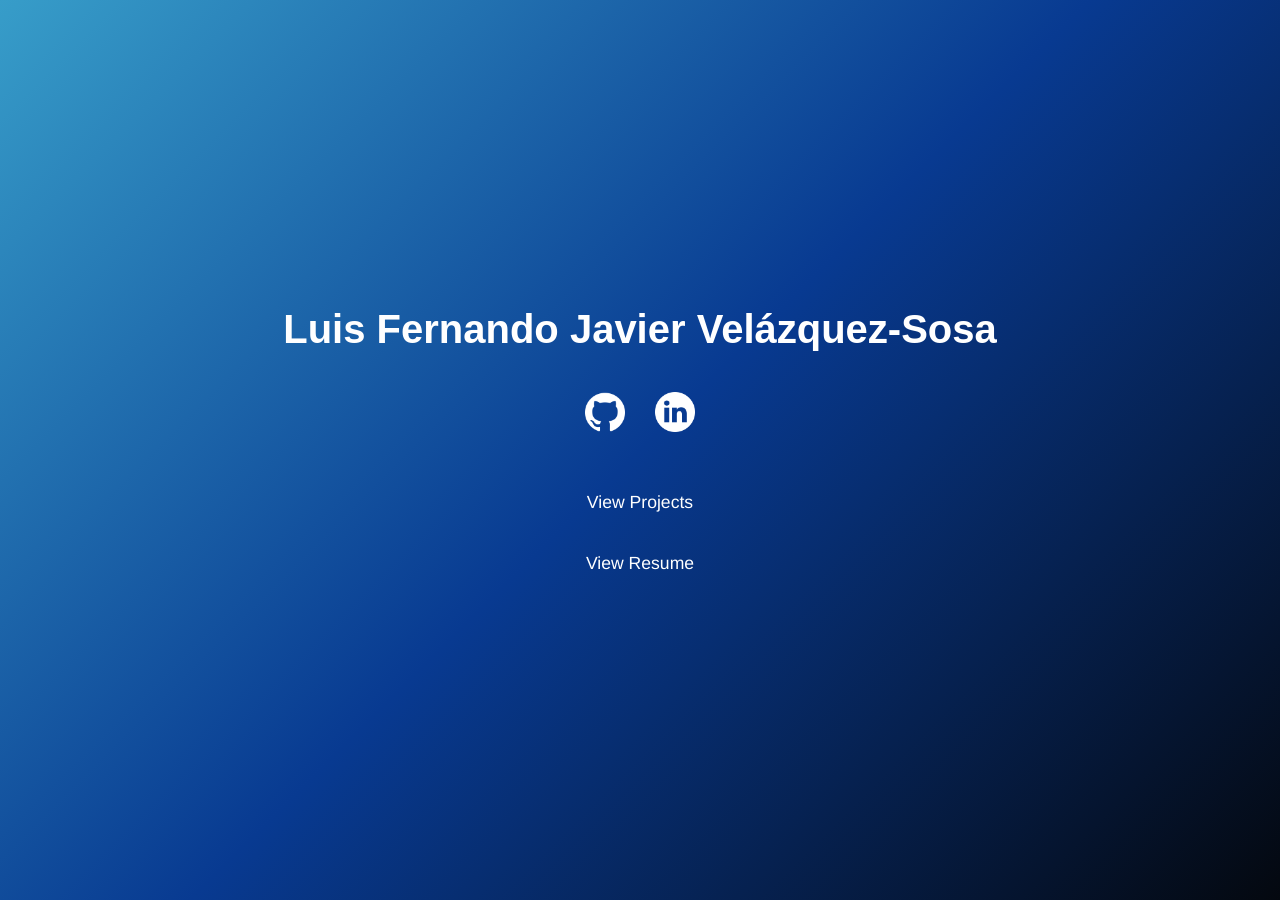
<file: index.html>
<!doctype html>
<html lang="en">
    <head>
        <meta charset="UTF-8" />
        <meta name="viewport" content="width=device-width, initial-scale=1.0" />
        <title>Luis Intro</title>
        <link rel="icon" href="images/ico/LV.ico" />
        <link rel="stylesheet" href="css/styles.css" />
    </head>
    <body>
        <div class="container">
            <h1 class="name">Luis Fernando Javier Velázquez-Sosa</h1>

            <div class="links">
                <a
                    href="https://github.com/l-velazquez"
                    target="_blank"
                    class="icon"
                >
                    <img src="images/logo/github.webp" alt="GitHub" />
                </a>
                <a
                    href="https://www.linkedin.com/in/luis-f-velazquez-sosa/"
                    target="_blank"
                    class="icon"
                >
                    <img src="images/logo/linkedin.webp" alt="LinkedIn" />
                </a>
            </div>
            <div class="link">
                <a href="projects.html" class="button" data-preload="projects.html"
                    >View Projects</a
                >
            </div>
            <div class="link">
                <a href="resume.html" class="button" data-preload="resume.html"
                    >View Resume</a
                >
            </div>
        </div>
        <script>
            document.querySelectorAll(".button").forEach((button) => {
                let preloaded = false; // Keep track of whether the page has been preloaded

                button.addEventListener("mouseenter", () => {
                    if (!preloaded) {
                        const preloadUrl = button.getAttribute("data-preload");
                        if (preloadUrl) {
                            const preloadLink = document.createElement("link");
                            preloadLink.rel = "prefetch";
                            preloadLink.href = preloadUrl;
                            document.head.appendChild(preloadLink);
                            preloaded = true; // Mark as preloaded
                        } else {
                            console.warn(
                                "No data-preload attribute set for",
                                button,
                            );
                        }
                    }
                });
            });
        </script>
    </body>
</html>
</file>
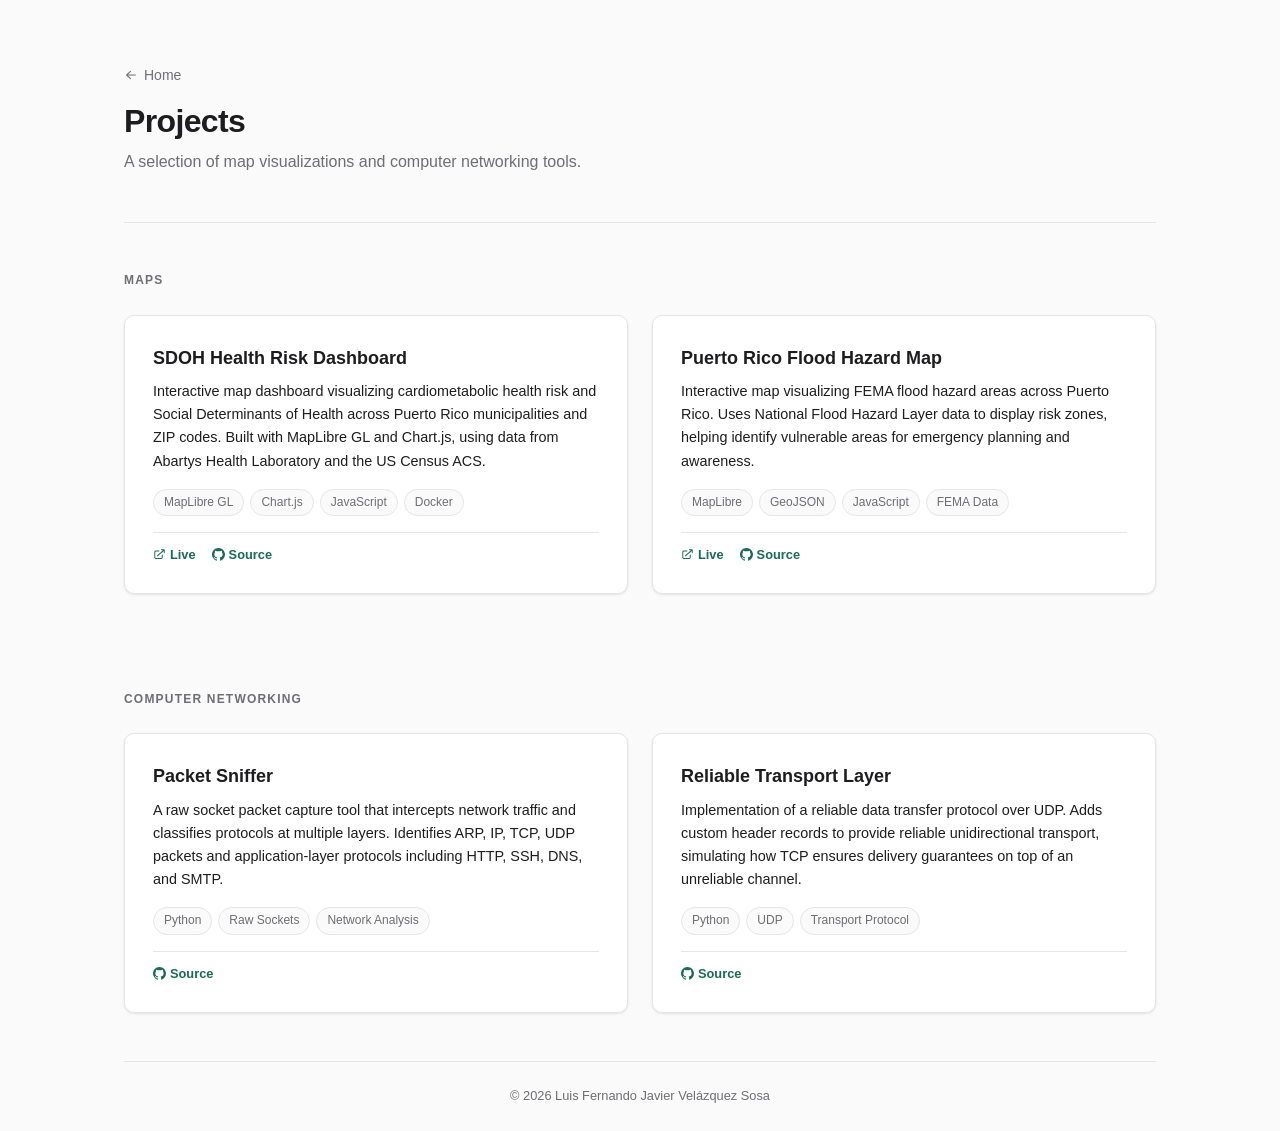
<file: projects.html>
<!DOCTYPE html>
<html lang="en">
  <head>
    <meta charset="UTF-8" />
    <meta name="viewport" content="width=device-width, initial-scale=1.0" />
    <title>Projects — Luis Velázquez Sosa</title>
    <link rel="icon" href="images/ico/LV.ico" />
    <link rel="stylesheet" href="css/projects.css" />
  </head>
  <body>
    <div class="page">
      <header class="page-header">
        <a href="index.html" class="back-link">
          <svg xmlns="http://www.w3.org/2000/svg" viewBox="0 0 20 20" fill="currentColor">
            <path fill-rule="evenodd" d="M17 10a.75.75 0 0 1-.75.75H5.612l4.158 3.96a.75.75 0 1 1-1.04 1.08l-5.5-5.25a.75.75 0 0 1 0-1.08l5.5-5.25a.75.75 0 1 1 1.04 1.08L5.612 9.25H16.25A.75.75 0 0 1 17 10Z" clip-rule="evenodd" />
          </svg>
          Home
        </a>
        <h1>Projects</h1>
        <p>A selection of map visualizations and computer networking tools.</p>
      </header>

      <main>
        <!-- Map Projects -->
        <section class="projects-section">
          <h2 class="section-title">Maps</h2>
          <div class="projects-grid">

            <div class="project-card">
              <h3>SDOH Health Risk Dashboard</h3>
              <p class="description">
                Interactive map dashboard visualizing cardiometabolic health risk and Social Determinants of Health across Puerto Rico municipalities and ZIP codes. Built with MapLibre GL and Chart.js, using data from Abartys Health Laboratory and the US Census ACS.
              </p>
              <div class="tags">
                <span class="tag">MapLibre GL</span>
                <span class="tag">Chart.js</span>
                <span class="tag">JavaScript</span>
                <span class="tag">Docker</span>
              </div>
              <div class="card-links">
                <a href="https://sdoh-rcmi.rcm.upr.edu" target="_blank" rel="noopener noreferrer">
                  <svg xmlns="http://www.w3.org/2000/svg" viewBox="0 0 20 20" fill="currentColor">
                    <path fill-rule="evenodd" d="M4.25 5.5a.75.75 0 0 0-.75.75v8.5c0 .414.336.75.75.75h8.5a.75.75 0 0 0 .75-.75v-4a.75.75 0 0 1 1.5 0v4A2.25 2.25 0 0 1 12.75 17h-8.5A2.25 2.25 0 0 1 2 14.75v-8.5A2.25 2.25 0 0 1 4.25 4h5a.75.75 0 0 1 0 1.5h-5Z" clip-rule="evenodd" />
                    <path fill-rule="evenodd" d="M6.194 12.753a.75.75 0 0 0 1.06.053L16.5 4.44v2.81a.75.75 0 0 0 1.5 0v-4.5a.75.75 0 0 0-.75-.75h-4.5a.75.75 0 0 0 0 1.5h2.553l-9.056 8.194a.75.75 0 0 0-.053 1.06Z" clip-rule="evenodd" />
                  </svg>
                  Live
                </a>
                <a href="https://github.com/l-velazquez/Dashboard-SDOH" target="_blank" rel="noopener noreferrer">
                  <svg xmlns="http://www.w3.org/2000/svg" viewBox="0 0 20 20" fill="currentColor">
                    <path fill-rule="evenodd" d="M10 0C4.477 0 0 4.477 0 10c0 4.42 2.865 8.166 6.839 9.489.5.092.682-.217.682-.482 0-.237-.009-.866-.013-1.7-2.782.603-3.369-1.34-3.369-1.34-.454-1.156-1.11-1.463-1.11-1.463-.908-.62.069-.608.069-.608 1.003.07 1.531 1.03 1.531 1.03.892 1.529 2.341 1.087 2.91.831.092-.646.35-1.086.636-1.337-2.22-.253-4.555-1.11-4.555-4.943 0-1.091.39-1.984 1.029-2.683-.103-.253-.446-1.27.098-2.647 0 0 .84-.268 2.75 1.026A9.578 9.578 0 0 1 10 4.836a9.59 9.59 0 0 1 2.504.337c1.909-1.294 2.747-1.026 2.747-1.026.546 1.377.203 2.394.1 2.647.64.699 1.028 1.592 1.028 2.683 0 3.842-2.339 4.687-4.566 4.935.359.309.678.919.678 1.852 0 1.336-.012 2.415-.012 2.743 0 .267.18.578.688.48C17.138 18.163 20 14.418 20 10c0-5.523-4.477-10-10-10Z" clip-rule="evenodd" />
                  </svg>
                  Source
                </a>
              </div>
            </div>

            <div class="project-card">
              <h3>Puerto Rico Flood Hazard Map</h3>
              <p class="description">
                Interactive map visualizing FEMA flood hazard areas across Puerto Rico. Uses National Flood Hazard Layer data to display risk zones, helping identify vulnerable areas for emergency planning and awareness.
              </p>
              <div class="tags">
                <span class="tag">MapLibre</span>
                <span class="tag">GeoJSON</span>
                <span class="tag">JavaScript</span>
                <span class="tag">FEMA Data</span>
              </div>
              <div class="card-links">
                <a href="https://l-velazquez.com/inundacionespr/" target="_blank" rel="noopener noreferrer">
                  <svg xmlns="http://www.w3.org/2000/svg" viewBox="0 0 20 20" fill="currentColor">
                    <path fill-rule="evenodd" d="M4.25 5.5a.75.75 0 0 0-.75.75v8.5c0 .414.336.75.75.75h8.5a.75.75 0 0 0 .75-.75v-4a.75.75 0 0 1 1.5 0v4A2.25 2.25 0 0 1 12.75 17h-8.5A2.25 2.25 0 0 1 2 14.75v-8.5A2.25 2.25 0 0 1 4.25 4h5a.75.75 0 0 1 0 1.5h-5Z" clip-rule="evenodd" />
                    <path fill-rule="evenodd" d="M6.194 12.753a.75.75 0 0 0 1.06.053L16.5 4.44v2.81a.75.75 0 0 0 1.5 0v-4.5a.75.75 0 0 0-.75-.75h-4.5a.75.75 0 0 0 0 1.5h2.553l-9.056 8.194a.75.75 0 0 0-.053 1.06Z" clip-rule="evenodd" />
                  </svg>
                  Live
                </a>
                <a href="https://github.com/l-velazquez/inundacionespr" target="_blank" rel="noopener noreferrer">
                  <svg xmlns="http://www.w3.org/2000/svg" viewBox="0 0 20 20" fill="currentColor">
                    <path fill-rule="evenodd" d="M10 0C4.477 0 0 4.477 0 10c0 4.42 2.865 8.166 6.839 9.489.5.092.682-.217.682-.482 0-.237-.009-.866-.013-1.7-2.782.603-3.369-1.34-3.369-1.34-.454-1.156-1.11-1.463-1.11-1.463-.908-.62.069-.608.069-.608 1.003.07 1.531 1.03 1.531 1.03.892 1.529 2.341 1.087 2.91.831.092-.646.35-1.086.636-1.337-2.22-.253-4.555-1.11-4.555-4.943 0-1.091.39-1.984 1.029-2.683-.103-.253-.446-1.27.098-2.647 0 0 .84-.268 2.75 1.026A9.578 9.578 0 0 1 10 4.836a9.59 9.59 0 0 1 2.504.337c1.909-1.294 2.747-1.026 2.747-1.026.546 1.377.203 2.394.1 2.647.64.699 1.028 1.592 1.028 2.683 0 3.842-2.339 4.687-4.566 4.935.359.309.678.919.678 1.852 0 1.336-.012 2.415-.012 2.743 0 .267.18.578.688.48C17.138 18.163 20 14.418 20 10c0-5.523-4.477-10-10-10Z" clip-rule="evenodd" />
                  </svg>
                  Source
                </a>
              </div>
            </div>

          </div>
        </section>

        <!-- Networking Projects -->
        <section class="projects-section">
          <h2 class="section-title">Computer Networking</h2>
          <div class="projects-grid">

            <div class="project-card">
              <h3>Packet Sniffer</h3>
              <p class="description">
                A raw socket packet capture tool that intercepts network traffic and classifies protocols at multiple layers. Identifies ARP, IP, TCP, UDP packets and application-layer protocols including HTTP, SSH, DNS, and SMTP.
              </p>
              <div class="tags">
                <span class="tag">Python</span>
                <span class="tag">Raw Sockets</span>
                <span class="tag">Network Analysis</span>
              </div>
              <div class="card-links">
                <a href="https://github.com/l-velazquez/Packet_sniffer" target="_blank" rel="noopener noreferrer">
                  <svg xmlns="http://www.w3.org/2000/svg" viewBox="0 0 20 20" fill="currentColor">
                    <path fill-rule="evenodd" d="M10 0C4.477 0 0 4.477 0 10c0 4.42 2.865 8.166 6.839 9.489.5.092.682-.217.682-.482 0-.237-.009-.866-.013-1.7-2.782.603-3.369-1.34-3.369-1.34-.454-1.156-1.11-1.463-1.11-1.463-.908-.62.069-.608.069-.608 1.003.07 1.531 1.03 1.531 1.03.892 1.529 2.341 1.087 2.91.831.092-.646.35-1.086.636-1.337-2.22-.253-4.555-1.11-4.555-4.943 0-1.091.39-1.984 1.029-2.683-.103-.253-.446-1.27.098-2.647 0 0 .84-.268 2.75 1.026A9.578 9.578 0 0 1 10 4.836a9.59 9.59 0 0 1 2.504.337c1.909-1.294 2.747-1.026 2.747-1.026.546 1.377.203 2.394.1 2.647.64.699 1.028 1.592 1.028 2.683 0 3.842-2.339 4.687-4.566 4.935.359.309.678.919.678 1.852 0 1.336-.012 2.415-.012 2.743 0 .267.18.578.688.48C17.138 18.163 20 14.418 20 10c0-5.523-4.477-10-10-10Z" clip-rule="evenodd" />
                  </svg>
                  Source
                </a>
              </div>
            </div>

            <div class="project-card">
              <h3>Reliable Transport Layer</h3>
              <p class="description">
                Implementation of a reliable data transfer protocol over UDP. Adds custom header records to provide reliable unidirectional transport, simulating how TCP ensures delivery guarantees on top of an unreliable channel.
              </p>
              <div class="tags">
                <span class="tag">Python</span>
                <span class="tag">UDP</span>
                <span class="tag">Transport Protocol</span>
              </div>
              <div class="card-links">
                <a href="https://github.com/l-velazquez/Transport-layer-proyecto" target="_blank" rel="noopener noreferrer">
                  <svg xmlns="http://www.w3.org/2000/svg" viewBox="0 0 20 20" fill="currentColor">
                    <path fill-rule="evenodd" d="M10 0C4.477 0 0 4.477 0 10c0 4.42 2.865 8.166 6.839 9.489.5.092.682-.217.682-.482 0-.237-.009-.866-.013-1.7-2.782.603-3.369-1.34-3.369-1.34-.454-1.156-1.11-1.463-1.11-1.463-.908-.62.069-.608.069-.608 1.003.07 1.531 1.03 1.531 1.03.892 1.529 2.341 1.087 2.91.831.092-.646.35-1.086.636-1.337-2.22-.253-4.555-1.11-4.555-4.943 0-1.091.39-1.984 1.029-2.683-.103-.253-.446-1.27.098-2.647 0 0 .84-.268 2.75 1.026A9.578 9.578 0 0 1 10 4.836a9.59 9.59 0 0 1 2.504.337c1.909-1.294 2.747-1.026 2.747-1.026.546 1.377.203 2.394.1 2.647.64.699 1.028 1.592 1.028 2.683 0 3.842-2.339 4.687-4.566 4.935.359.309.678.919.678 1.852 0 1.336-.012 2.415-.012 2.743 0 .267.18.578.688.48C17.138 18.163 20 14.418 20 10c0-5.523-4.477-10-10-10Z" clip-rule="evenodd" />
                  </svg>
                  Source
                </a>
              </div>
            </div>

          </div>
        </section>
      </main>

      <footer>
        <p>&copy; 2026 Luis Fernando Javier Velázquez Sosa</p>
      </footer>
    </div>
  </body>
</html>
</file>
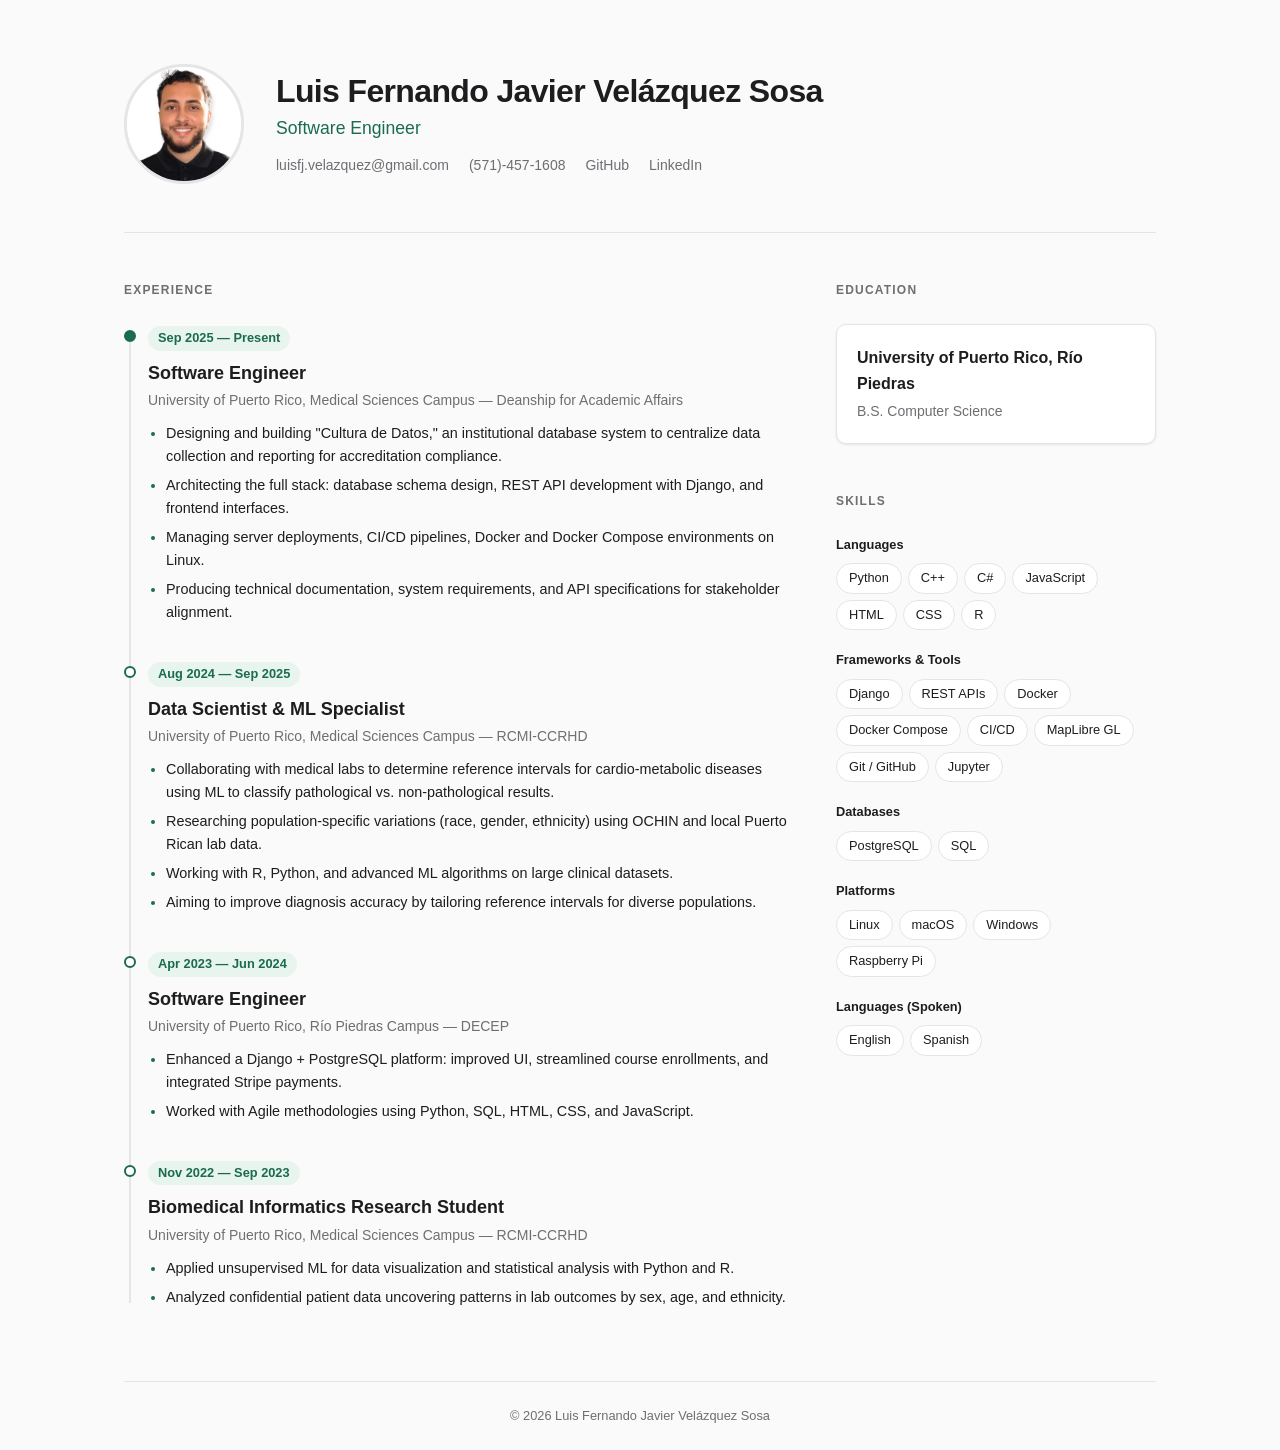
<file: resume.html>
<!DOCTYPE html>
<html lang="en">
  <head>
    <meta charset="UTF-8" />
    <meta name="viewport" content="width=device-width, initial-scale=1.0" />
    <title>Resume — Luis Velázquez Sosa</title>
    <link rel="icon" href="images/ico/LV.ico" />
    <link rel="stylesheet" href="css/resume.css" />
  </head>
  <body>
    <div class="page">
      <header class="hero">
        <div class="hero-inner">
          <img
            src="images/profile_picture/profile_medium.webp"
            alt="Profile Picture"
            class="avatar"
          />
          <div class="hero-text">
            <h1>Luis Fernando Javier Velázquez Sosa</h1>
            <p class="tagline">
              Software Engineer
            </p>
            <ul class="contact-bar">
              <li>
                <a href="mailto:luisfj.velazquez@gmail.com"
                  >luisfj.velazquez@gmail.com</a
                >
              </li>
              <li><span>(571)-457-1608</span></li>
              <li>
                <a
                  href="https://github.com/l-velazquez"
                  target="_blank"
                  rel="noopener noreferrer"
                  >GitHub</a
                >
              </li>
              <li>
                <a
                  href="https://www.linkedin.com/in/luis-f-velazquez-sosa/"
                  target="_blank"
                  rel="noopener noreferrer"
                  >LinkedIn</a
                >
              </li>
            </ul>
          </div>
        </div>
      </header>

      <main class="content">
        <div class="two-col">
          <!-- LEFT COLUMN -->
          <div class="col-main">
            <section class="section">
              <h2 class="section-title">Experience</h2>

              <div class="timeline">
                <div class="timeline-item">
                  <div class="timeline-marker"></div>
                  <div class="timeline-body">
                    <span class="date">Sep 2025 — Present</span>
                    <h3>Software Engineer</h3>
                    <p class="org">
                      University of Puerto Rico, Medical Sciences Campus —
                      Deanship for Academic Affairs
                    </p>
                    <ul>
                      <li>
                        Designing and building "Cultura de Datos," an
                        institutional database system to centralize data
                        collection and reporting for accreditation compliance.
                      </li>
                      <li>
                        Architecting the full stack: database schema design,
                        REST API development with Django, and frontend
                        interfaces.
                      </li>
                      <li>
                        Managing server deployments, CI/CD pipelines, Docker
                        and Docker Compose environments on Linux.
                      </li>
                      <li>
                        Producing technical documentation, system requirements,
                        and API specifications for stakeholder alignment.
                      </li>
                    </ul>
                  </div>
                </div>

                <div class="timeline-item">
                  <div class="timeline-marker"></div>
                  <div class="timeline-body">
                    <span class="date">Aug 2024 — Sep 2025</span>
                    <h3>Data Scientist &amp; ML Specialist</h3>
                    <p class="org">
                      University of Puerto Rico, Medical Sciences Campus —
                      RCMI-CCRHD
                    </p>
                    <ul>
                      <li>
                        Collaborating with medical labs to determine reference
                        intervals for cardio-metabolic diseases using ML to
                        classify pathological vs. non-pathological results.
                      </li>
                      <li>
                        Researching population-specific variations (race, gender,
                        ethnicity) using OCHIN and local Puerto Rican lab data.
                      </li>
                      <li>
                        Working with R, Python, and advanced ML algorithms on
                        large clinical datasets.
                      </li>
                      <li>
                        Aiming to improve diagnosis accuracy by tailoring
                        reference intervals for diverse populations.
                      </li>
                    </ul>
                  </div>
                </div>

                <div class="timeline-item">
                  <div class="timeline-marker"></div>
                  <div class="timeline-body">
                    <span class="date">Apr 2023 — Jun 2024</span>
                    <h3>Software Engineer</h3>
                    <p class="org">
                      University of Puerto Rico, Río Piedras Campus — DECEP
                    </p>
                    <ul>
                      <li>
                        Enhanced a Django + PostgreSQL platform: improved UI,
                        streamlined course enrollments, and integrated Stripe
                        payments.
                      </li>
                      <li>
                        Worked with Agile methodologies using Python, SQL, HTML,
                        CSS, and JavaScript.
                      </li>
                    </ul>
                  </div>
                </div>

                <div class="timeline-item">
                  <div class="timeline-marker"></div>
                  <div class="timeline-body">
                    <span class="date">Nov 2022 — Sep 2023</span>
                    <h3>Biomedical Informatics Research Student</h3>
                    <p class="org">
                      University of Puerto Rico, Medical Sciences Campus —
                      RCMI-CCRHD
                    </p>
                    <ul>
                      <li>
                        Applied unsupervised ML for data visualization and
                        statistical analysis with Python and R.
                      </li>
                      <li>
                        Analyzed confidential patient data uncovering patterns in
                        lab outcomes by sex, age, and ethnicity.
                      </li>
                    </ul>
                  </div>
                </div>
              </div>
            </section>
          </div>

          <!-- RIGHT COLUMN -->
          <div class="col-side">
            <section class="section">
              <h2 class="section-title">Education</h2>
              <div class="card">
                <h3>University of Puerto Rico, Río Piedras</h3>
                <p>B.S. Computer Science</p>
              </div>
            </section>

            <section class="section">
              <h2 class="section-title">Skills</h2>

              <div class="skill-group">
                <h4>Languages</h4>
                <div class="tags">
                  <span class="tag">Python</span>
                  <span class="tag">C++</span>
                  <span class="tag">C#</span>
                  <span class="tag">JavaScript</span>
                  <span class="tag">HTML</span>
                  <span class="tag">CSS</span>
                  <span class="tag">R</span>
                </div>
              </div>

              <div class="skill-group">
                <h4>Frameworks &amp; Tools</h4>
                <div class="tags">
                  <span class="tag">Django</span>
                  <span class="tag">REST APIs</span>
                  <span class="tag">Docker</span>
                  <span class="tag">Docker Compose</span>
                  <span class="tag">CI/CD</span>
                  <span class="tag">MapLibre GL</span>
                  <span class="tag">Git / GitHub</span>
                  <span class="tag">Jupyter</span>
                </div>
              </div>

              <div class="skill-group">
                <h4>Databases</h4>
                <div class="tags">
                  <span class="tag">PostgreSQL</span>
                  <span class="tag">SQL</span>
                </div>
              </div>

              <div class="skill-group">
                <h4>Platforms</h4>
                <div class="tags">
                  <span class="tag">Linux</span>
                  <span class="tag">macOS</span>
                  <span class="tag">Windows</span>
                  <span class="tag">Raspberry Pi</span>
                </div>
              </div>

              <div class="skill-group">
                <h4>Languages (Spoken)</h4>
                <div class="tags">
                  <span class="tag">English</span>
                  <span class="tag">Spanish</span>
                </div>
              </div>
            </section>
          </div>
        </div>
      </main>

      <footer>
        <p>&copy; 2026 Luis Fernando Javier Velázquez Sosa</p>
      </footer>
    </div>
  </body>
</html>
</file>
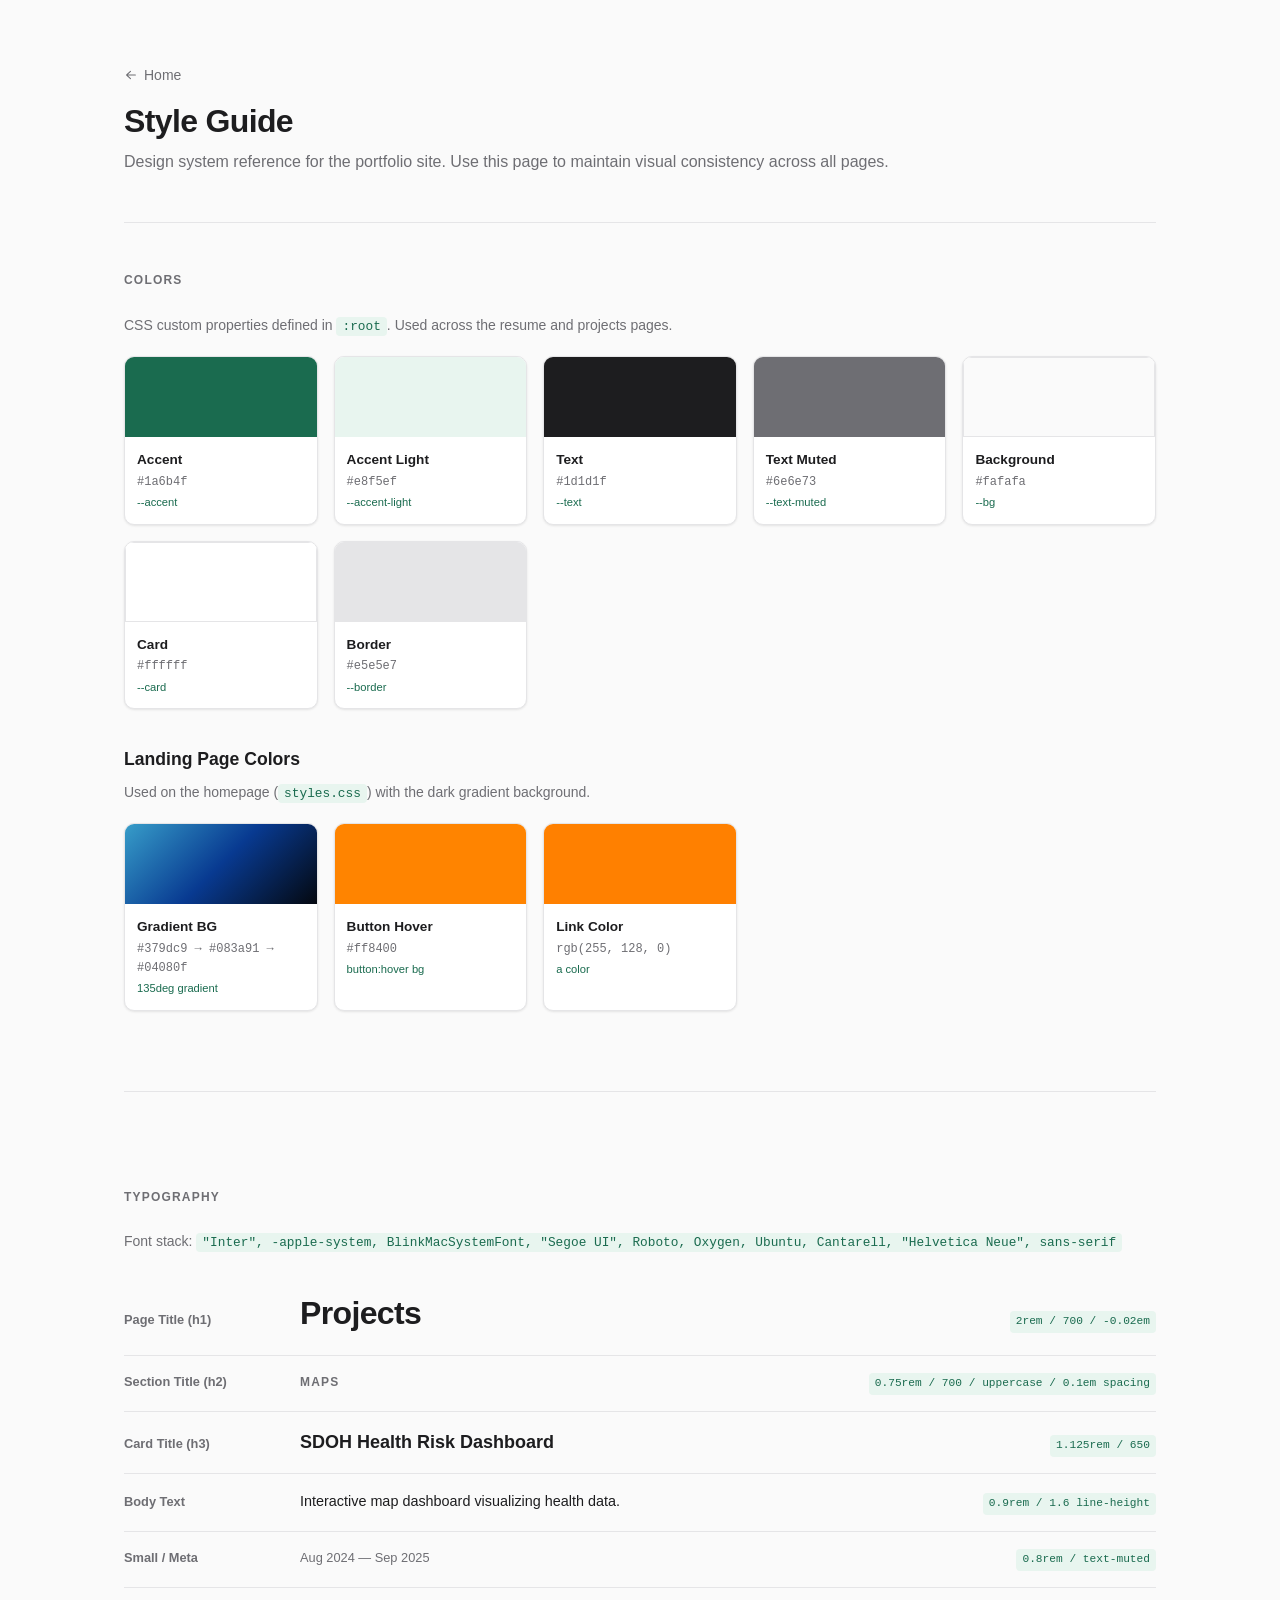
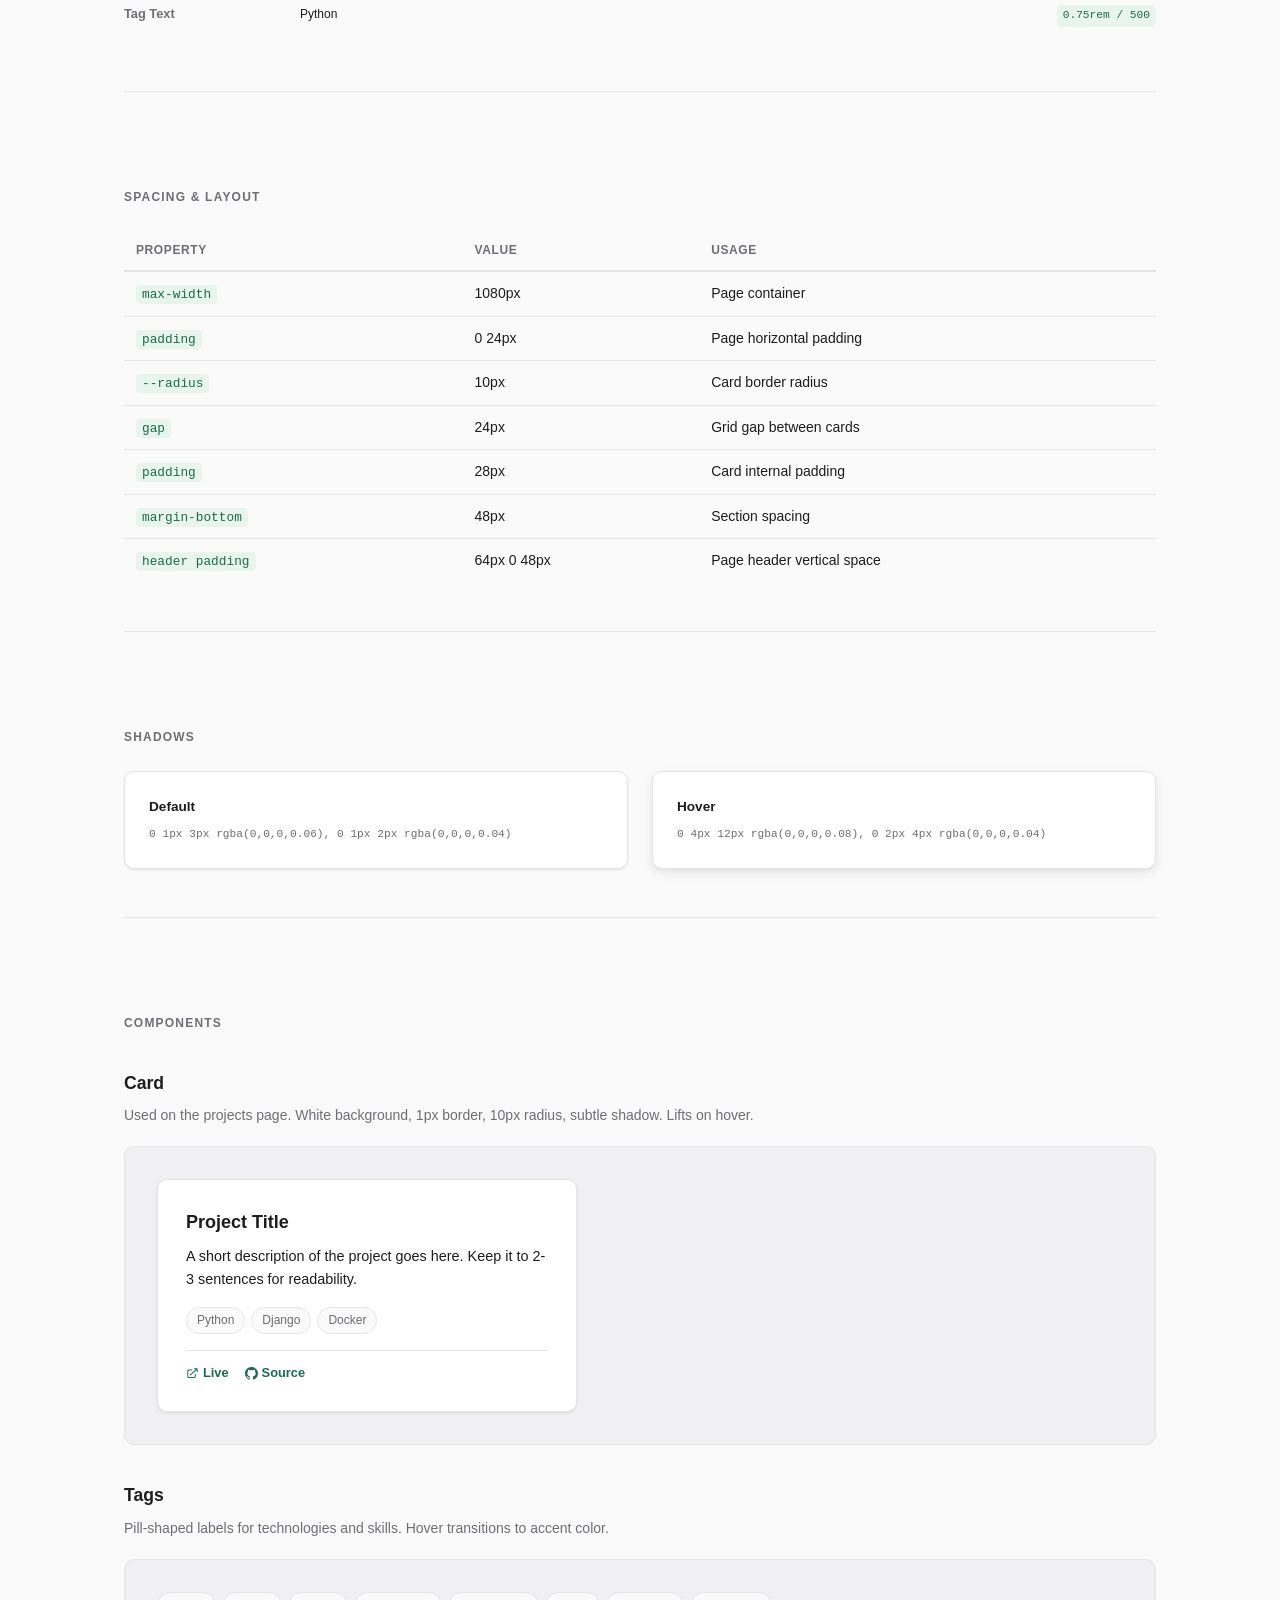
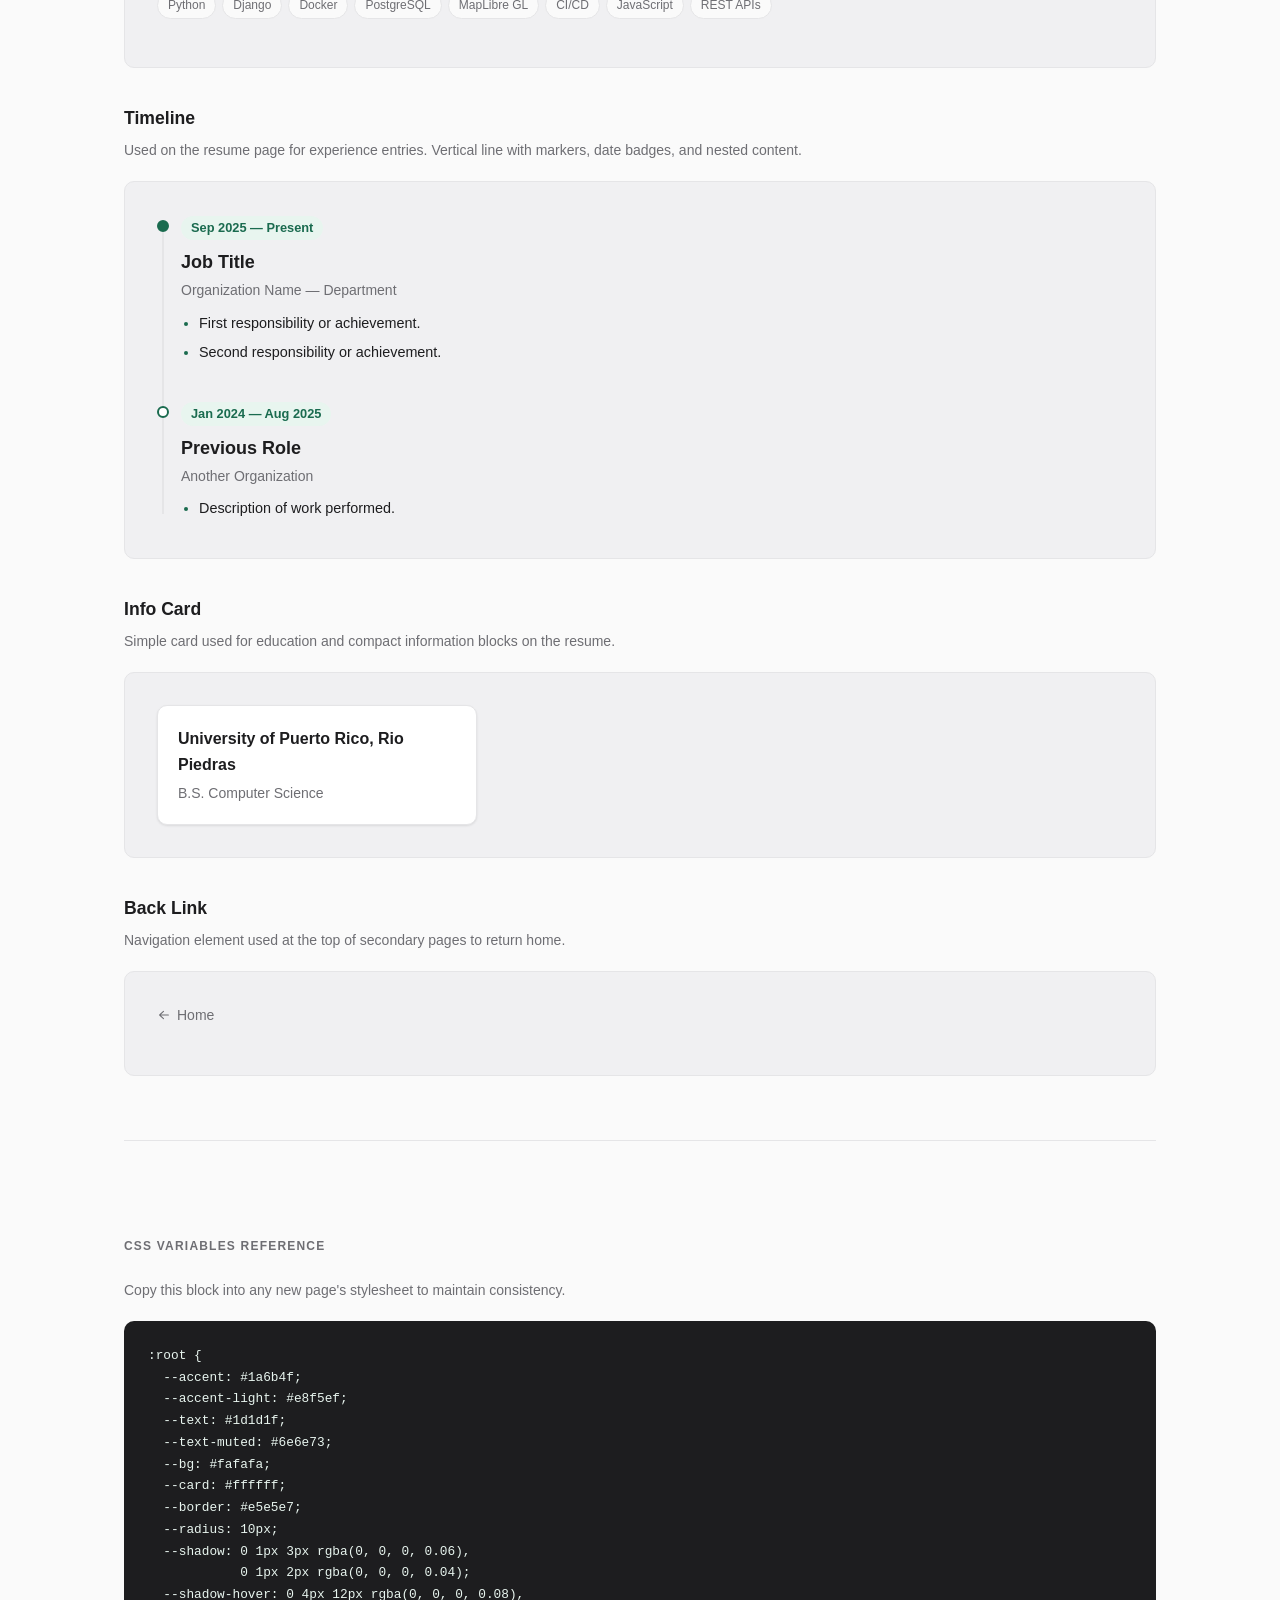
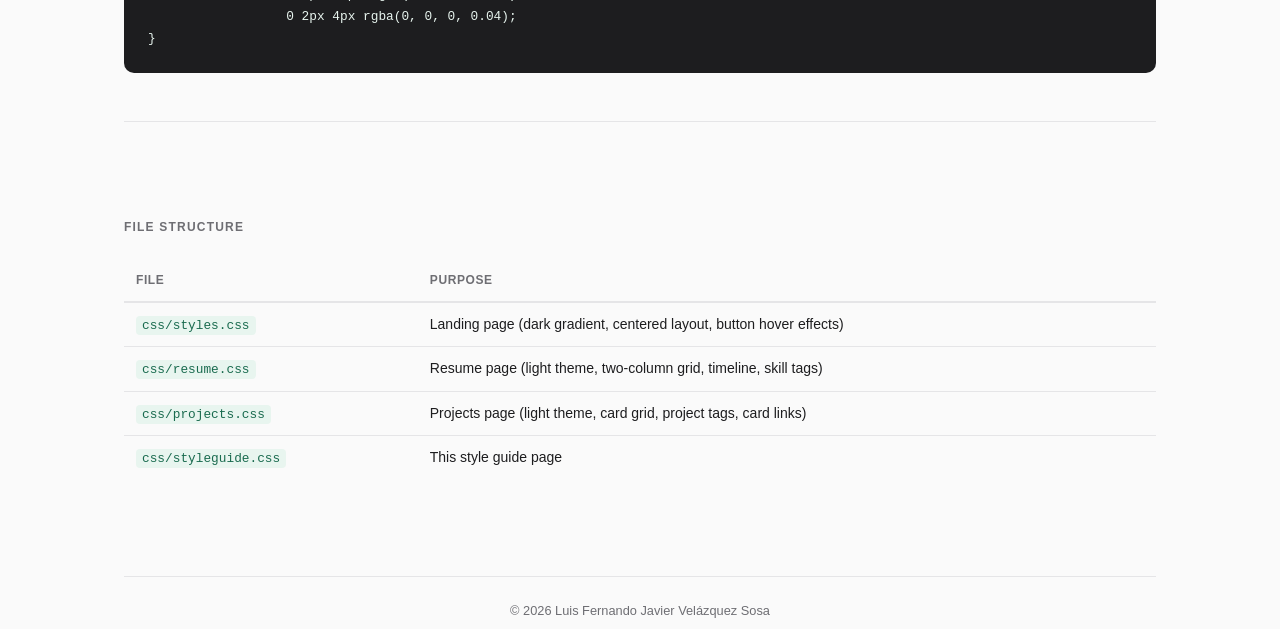
<file: styleguide.html>
<!DOCTYPE html>
<html lang="en">
  <head>
    <meta charset="UTF-8" />
    <meta name="viewport" content="width=device-width, initial-scale=1.0" />
    <title>Style Guide — Luis Velázquez Sosa</title>
    <link rel="icon" href="images/ico/LV.ico" />
    <link rel="stylesheet" href="css/styleguide.css" />
  </head>
  <body>
    <div class="page">
      <header class="page-header">
        <a href="index.html" class="back-link">
          <svg xmlns="http://www.w3.org/2000/svg" viewBox="0 0 20 20" fill="currentColor">
            <path fill-rule="evenodd" d="M17 10a.75.75 0 0 1-.75.75H5.612l4.158 3.96a.75.75 0 1 1-1.04 1.08l-5.5-5.25a.75.75 0 0 1 0-1.08l5.5-5.25a.75.75 0 1 1 1.04 1.08L5.612 9.25H16.25A.75.75 0 0 1 17 10Z" clip-rule="evenodd" />
          </svg>
          Home
        </a>
        <h1>Style Guide</h1>
        <p>Design system reference for the portfolio site. Use this page to maintain visual consistency across all pages.</p>
      </header>

      <main>
        <!-- ═══════════════════════════════════════════ -->
        <!-- COLORS -->
        <!-- ═══════════════════════════════════════════ -->
        <section class="sg-section">
          <h2 class="section-title">Colors</h2>
          <p class="sg-note">CSS custom properties defined in <code>:root</code>. Used across the resume and projects pages.</p>

          <div class="color-grid">
            <div class="color-swatch">
              <div class="swatch" style="background-color: #1a6b4f;"></div>
              <div class="swatch-info">
                <span class="swatch-name">Accent</span>
                <code>#1a6b4f</code>
                <span class="swatch-var">--accent</span>
              </div>
            </div>
            <div class="color-swatch">
              <div class="swatch" style="background-color: #e8f5ef;"></div>
              <div class="swatch-info">
                <span class="swatch-name">Accent Light</span>
                <code>#e8f5ef</code>
                <span class="swatch-var">--accent-light</span>
              </div>
            </div>
            <div class="color-swatch">
              <div class="swatch" style="background-color: #1d1d1f;"></div>
              <div class="swatch-info">
                <span class="swatch-name">Text</span>
                <code>#1d1d1f</code>
                <span class="swatch-var">--text</span>
              </div>
            </div>
            <div class="color-swatch">
              <div class="swatch" style="background-color: #6e6e73;"></div>
              <div class="swatch-info">
                <span class="swatch-name">Text Muted</span>
                <code>#6e6e73</code>
                <span class="swatch-var">--text-muted</span>
              </div>
            </div>
            <div class="color-swatch">
              <div class="swatch" style="background-color: #fafafa; border: 1px solid #e5e5e7;"></div>
              <div class="swatch-info">
                <span class="swatch-name">Background</span>
                <code>#fafafa</code>
                <span class="swatch-var">--bg</span>
              </div>
            </div>
            <div class="color-swatch">
              <div class="swatch" style="background-color: #ffffff; border: 1px solid #e5e5e7;"></div>
              <div class="swatch-info">
                <span class="swatch-name">Card</span>
                <code>#ffffff</code>
                <span class="swatch-var">--card</span>
              </div>
            </div>
            <div class="color-swatch">
              <div class="swatch" style="background-color: #e5e5e7;"></div>
              <div class="swatch-info">
                <span class="swatch-name">Border</span>
                <code>#e5e5e7</code>
                <span class="swatch-var">--border</span>
              </div>
            </div>
          </div>

          <h3 class="sg-subtitle">Landing Page Colors</h3>
          <p class="sg-note">Used on the homepage (<code>styles.css</code>) with the dark gradient background.</p>
          <div class="color-grid">
            <div class="color-swatch">
              <div class="swatch" style="background: linear-gradient(135deg, #379dc9, #083a91, #04080f);"></div>
              <div class="swatch-info">
                <span class="swatch-name">Gradient BG</span>
                <code>#379dc9 → #083a91 → #04080f</code>
                <span class="swatch-var">135deg gradient</span>
              </div>
            </div>
            <div class="color-swatch">
              <div class="swatch" style="background-color: #ff8400;"></div>
              <div class="swatch-info">
                <span class="swatch-name">Button Hover</span>
                <code>#ff8400</code>
                <span class="swatch-var">button:hover bg</span>
              </div>
            </div>
            <div class="color-swatch">
              <div class="swatch" style="background-color: rgb(255, 128, 0);"></div>
              <div class="swatch-info">
                <span class="swatch-name">Link Color</span>
                <code>rgb(255, 128, 0)</code>
                <span class="swatch-var">a color</span>
              </div>
            </div>
          </div>
        </section>

        <!-- ═══════════════════════════════════════════ -->
        <!-- TYPOGRAPHY -->
        <!-- ═══════════════════════════════════════════ -->
        <section class="sg-section">
          <h2 class="section-title">Typography</h2>
          <p class="sg-note">Font stack: <code>"Inter", -apple-system, BlinkMacSystemFont, "Segoe UI", Roboto, Oxygen, Ubuntu, Cantarell, "Helvetica Neue", sans-serif</code></p>

          <div class="type-specimens">
            <div class="type-row">
              <span class="type-label">Page Title (h1)</span>
              <span class="type-sample" style="font-size: 2rem; font-weight: 700; letter-spacing: -0.02em;">Projects</span>
              <code class="type-spec">2rem / 700 / -0.02em</code>
            </div>
            <div class="type-row">
              <span class="type-label">Section Title (h2)</span>
              <span class="type-sample section-title-demo">MAPS</span>
              <code class="type-spec">0.75rem / 700 / uppercase / 0.1em spacing</code>
            </div>
            <div class="type-row">
              <span class="type-label">Card Title (h3)</span>
              <span class="type-sample" style="font-size: 1.125rem; font-weight: 650;">SDOH Health Risk Dashboard</span>
              <code class="type-spec">1.125rem / 650</code>
            </div>
            <div class="type-row">
              <span class="type-label">Body Text</span>
              <span class="type-sample" style="font-size: 0.9rem;">Interactive map dashboard visualizing health data.</span>
              <code class="type-spec">0.9rem / 1.6 line-height</code>
            </div>
            <div class="type-row">
              <span class="type-label">Small / Meta</span>
              <span class="type-sample" style="font-size: 0.8rem; color: #6e6e73;">Aug 2024 — Sep 2025</span>
              <code class="type-spec">0.8rem / text-muted</code>
            </div>
            <div class="type-row">
              <span class="type-label">Tag Text</span>
              <span class="type-sample" style="font-size: 0.75rem; font-weight: 500;">Python</span>
              <code class="type-spec">0.75rem / 500</code>
            </div>
          </div>
        </section>

        <!-- ═══════════════════════════════════════════ -->
        <!-- SPACING & LAYOUT -->
        <!-- ═══════════════════════════════════════════ -->
        <section class="sg-section">
          <h2 class="section-title">Spacing &amp; Layout</h2>

          <table class="sg-table">
            <thead>
              <tr>
                <th>Property</th>
                <th>Value</th>
                <th>Usage</th>
              </tr>
            </thead>
            <tbody>
              <tr>
                <td><code>max-width</code></td>
                <td>1080px</td>
                <td>Page container</td>
              </tr>
              <tr>
                <td><code>padding</code></td>
                <td>0 24px</td>
                <td>Page horizontal padding</td>
              </tr>
              <tr>
                <td><code>--radius</code></td>
                <td>10px</td>
                <td>Card border radius</td>
              </tr>
              <tr>
                <td><code>gap</code></td>
                <td>24px</td>
                <td>Grid gap between cards</td>
              </tr>
              <tr>
                <td><code>padding</code></td>
                <td>28px</td>
                <td>Card internal padding</td>
              </tr>
              <tr>
                <td><code>margin-bottom</code></td>
                <td>48px</td>
                <td>Section spacing</td>
              </tr>
              <tr>
                <td><code>header padding</code></td>
                <td>64px 0 48px</td>
                <td>Page header vertical space</td>
              </tr>
            </tbody>
          </table>
        </section>

        <!-- ═══════════════════════════════════════════ -->
        <!-- SHADOWS -->
        <!-- ═══════════════════════════════════════════ -->
        <section class="sg-section">
          <h2 class="section-title">Shadows</h2>

          <div class="shadow-demos">
            <div class="shadow-box shadow-default">
              <span class="shadow-label">Default</span>
              <code>0 1px 3px rgba(0,0,0,0.06), 0 1px 2px rgba(0,0,0,0.04)</code>
            </div>
            <div class="shadow-box shadow-hover">
              <span class="shadow-label">Hover</span>
              <code>0 4px 12px rgba(0,0,0,0.08), 0 2px 4px rgba(0,0,0,0.04)</code>
            </div>
          </div>
        </section>

        <!-- ═══════════════════════════════════════════ -->
        <!-- COMPONENTS -->
        <!-- ═══════════════════════════════════════════ -->
        <section class="sg-section">
          <h2 class="section-title">Components</h2>

          <!-- Cards -->
          <h3 class="sg-subtitle">Card</h3>
          <p class="sg-note">Used on the projects page. White background, 1px border, 10px radius, subtle shadow. Lifts on hover.</p>
          <div class="sg-demo">
            <div class="demo-card">
              <h3>Project Title</h3>
              <p class="description">A short description of the project goes here. Keep it to 2-3 sentences for readability.</p>
              <div class="tags">
                <span class="tag">Python</span>
                <span class="tag">Django</span>
                <span class="tag">Docker</span>
              </div>
              <div class="card-links">
                <a href="#">
                  <svg xmlns="http://www.w3.org/2000/svg" viewBox="0 0 20 20" fill="currentColor" width="13" height="13">
                    <path fill-rule="evenodd" d="M4.25 5.5a.75.75 0 0 0-.75.75v8.5c0 .414.336.75.75.75h8.5a.75.75 0 0 0 .75-.75v-4a.75.75 0 0 1 1.5 0v4A2.25 2.25 0 0 1 12.75 17h-8.5A2.25 2.25 0 0 1 2 14.75v-8.5A2.25 2.25 0 0 1 4.25 4h5a.75.75 0 0 1 0 1.5h-5Z" clip-rule="evenodd" />
                    <path fill-rule="evenodd" d="M6.194 12.753a.75.75 0 0 0 1.06.053L16.5 4.44v2.81a.75.75 0 0 0 1.5 0v-4.5a.75.75 0 0 0-.75-.75h-4.5a.75.75 0 0 0 0 1.5h2.553l-9.056 8.194a.75.75 0 0 0-.053 1.06Z" clip-rule="evenodd" />
                  </svg>
                  Live
                </a>
                <a href="#">
                  <svg xmlns="http://www.w3.org/2000/svg" viewBox="0 0 20 20" fill="currentColor" width="13" height="13">
                    <path fill-rule="evenodd" d="M10 0C4.477 0 0 4.477 0 10c0 4.42 2.865 8.166 6.839 9.489.5.092.682-.217.682-.482 0-.237-.009-.866-.013-1.7-2.782.603-3.369-1.34-3.369-1.34-.454-1.156-1.11-1.463-1.11-1.463-.908-.62.069-.608.069-.608 1.003.07 1.531 1.03 1.531 1.03.892 1.529 2.341 1.087 2.91.831.092-.646.35-1.086.636-1.337-2.22-.253-4.555-1.11-4.555-4.943 0-1.091.39-1.984 1.029-2.683-.103-.253-.446-1.27.098-2.647 0 0 .84-.268 2.75 1.026A9.578 9.578 0 0 1 10 4.836a9.59 9.59 0 0 1 2.504.337c1.909-1.294 2.747-1.026 2.747-1.026.546 1.377.203 2.394.1 2.647.64.699 1.028 1.592 1.028 2.683 0 3.842-2.339 4.687-4.566 4.935.359.309.678.919.678 1.852 0 1.336-.012 2.415-.012 2.743 0 .267.18.578.688.48C17.138 18.163 20 14.418 20 10c0-5.523-4.477-10-10-10Z" clip-rule="evenodd" />
                  </svg>
                  Source
                </a>
              </div>
            </div>
          </div>

          <!-- Tags -->
          <h3 class="sg-subtitle">Tags</h3>
          <p class="sg-note">Pill-shaped labels for technologies and skills. Hover transitions to accent color.</p>
          <div class="sg-demo">
            <div class="tags">
              <span class="tag">Python</span>
              <span class="tag">Django</span>
              <span class="tag">Docker</span>
              <span class="tag">PostgreSQL</span>
              <span class="tag">MapLibre GL</span>
              <span class="tag">CI/CD</span>
              <span class="tag">JavaScript</span>
              <span class="tag">REST APIs</span>
            </div>
          </div>

          <!-- Timeline -->
          <h3 class="sg-subtitle">Timeline</h3>
          <p class="sg-note">Used on the resume page for experience entries. Vertical line with markers, date badges, and nested content.</p>
          <div class="sg-demo">
            <div class="timeline">
              <div class="timeline-item">
                <div class="timeline-marker"></div>
                <div class="timeline-body">
                  <span class="date">Sep 2025 — Present</span>
                  <h3>Job Title</h3>
                  <p class="org">Organization Name — Department</p>
                  <ul>
                    <li>First responsibility or achievement.</li>
                    <li>Second responsibility or achievement.</li>
                  </ul>
                </div>
              </div>
              <div class="timeline-item">
                <div class="timeline-marker"></div>
                <div class="timeline-body">
                  <span class="date">Jan 2024 — Aug 2025</span>
                  <h3>Previous Role</h3>
                  <p class="org">Another Organization</p>
                  <ul>
                    <li>Description of work performed.</li>
                  </ul>
                </div>
              </div>
            </div>
          </div>

          <!-- Education Card -->
          <h3 class="sg-subtitle">Info Card</h3>
          <p class="sg-note">Simple card used for education and compact information blocks on the resume.</p>
          <div class="sg-demo">
            <div class="info-card">
              <h3>University of Puerto Rico, Rio Piedras</h3>
              <p>B.S. Computer Science</p>
            </div>
          </div>

          <!-- Back Link -->
          <h3 class="sg-subtitle">Back Link</h3>
          <p class="sg-note">Navigation element used at the top of secondary pages to return home.</p>
          <div class="sg-demo">
            <a href="#" class="back-link">
              <svg xmlns="http://www.w3.org/2000/svg" viewBox="0 0 20 20" fill="currentColor">
                <path fill-rule="evenodd" d="M17 10a.75.75 0 0 1-.75.75H5.612l4.158 3.96a.75.75 0 1 1-1.04 1.08l-5.5-5.25a.75.75 0 0 1 0-1.08l5.5-5.25a.75.75 0 1 1 1.04 1.08L5.612 9.25H16.25A.75.75 0 0 1 17 10Z" clip-rule="evenodd" />
              </svg>
              Home
            </a>
          </div>
        </section>

        <!-- ═══════════════════════════════════════════ -->
        <!-- CSS VARIABLES REFERENCE -->
        <!-- ═══════════════════════════════════════════ -->
        <section class="sg-section">
          <h2 class="section-title">CSS Variables Reference</h2>
          <p class="sg-note">Copy this block into any new page's stylesheet to maintain consistency.</p>

          <pre class="sg-code"><code>:root {
  --accent: #1a6b4f;
  --accent-light: #e8f5ef;
  --text: #1d1d1f;
  --text-muted: #6e6e73;
  --bg: #fafafa;
  --card: #ffffff;
  --border: #e5e5e7;
  --radius: 10px;
  --shadow: 0 1px 3px rgba(0, 0, 0, 0.06),
            0 1px 2px rgba(0, 0, 0, 0.04);
  --shadow-hover: 0 4px 12px rgba(0, 0, 0, 0.08),
                  0 2px 4px rgba(0, 0, 0, 0.04);
}</code></pre>
        </section>

        <!-- ═══════════════════════════════════════════ -->
        <!-- FILE STRUCTURE -->
        <!-- ═══════════════════════════════════════════ -->
        <section class="sg-section">
          <h2 class="section-title">File Structure</h2>

          <table class="sg-table">
            <thead>
              <tr>
                <th>File</th>
                <th>Purpose</th>
              </tr>
            </thead>
            <tbody>
              <tr>
                <td><code>css/styles.css</code></td>
                <td>Landing page (dark gradient, centered layout, button hover effects)</td>
              </tr>
              <tr>
                <td><code>css/resume.css</code></td>
                <td>Resume page (light theme, two-column grid, timeline, skill tags)</td>
              </tr>
              <tr>
                <td><code>css/projects.css</code></td>
                <td>Projects page (light theme, card grid, project tags, card links)</td>
              </tr>
              <tr>
                <td><code>css/styleguide.css</code></td>
                <td>This style guide page</td>
              </tr>
            </tbody>
          </table>
        </section>

      </main>

      <footer>
        <p>&copy; 2026 Luis Fernando Javier Velázquez Sosa</p>
      </footer>
    </div>
  </body>
</html>
</file>
<file: css/styles.css>
/* General Reset */
body {
    margin: 0;
    font-family: 'Helvetica Neue', Arial, sans-serif;
    background: linear-gradient(135deg, #379dc9, #083a91, #04080f); /* Dark blue gradient */
    color: #ffffff; /* Light text for dark mode */
    display: flex;
    flex-direction: column; /* Arrange content vertically */
    justify-content: center;
    align-items: center;
    height: 100dvb;
}

/* Main Container */
.container {
    text-align: center;
}

/* Name Styling */
.name {
    font-size: 2.5rem;
    color: #fff;
    margin-bottom: 40px;
}

/* Links Styling */
.links {
    display: flex;
    justify-content: center;
    gap: 30px;
    margin-bottom: 35px; /* Add space above the Projects button */
}

/* Icons */
.icon img {
    width: 40px;
    height: 40px;
    transition: transform 0.15s;
    filter: brightness(0) invert(1); /* Invert colors for dark mode */
}

.icon img:hover {
    transform: scale(1.3);
}

/* Button Styling */
.button {
    display: inline-block;
    font-size: 1.1rem;
    text-decoration: none;
    color: #ffffff;
    background-color: #ffffff00;
    padding: 10px 30px;
    border-radius: 7px;
    transition: background-color 0.2s, transform 0.2s;
    bottom: 10px;
    position: relative;
    margin-top: 20px;

}

.button:hover {
    background-color: #ff8400;
    color: #fff;
    transform: scale(1.15);
}

a {
    text-decoration: none;
    color: rgb(255, 128, 0);
    text-rendering: geometricPrecision;
}

h1 {
    font-size: 6rem;
    margin: 0;
    transition: transform 0.2s, color 0.8s, font-weight 0.15s;

}
h1:hover {
    color: #ff5900;
    
    transform: scale(1.1);
}

h2 {
    font-size: 2rem;
    margin: 0;
    margin-bottom: 20px;
}
</file>
<file: css/projects.css>
/* ── Reset & Base ──────────────────────────────── */
*,
*::before,
*::after {
  margin: 0;
  padding: 0;
  box-sizing: border-box;
}

:root {
  --accent: #1a6b4f;
  --accent-light: #e8f5ef;
  --text: #1d1d1f;
  --text-muted: #6e6e73;
  --bg: #fafafa;
  --card: #ffffff;
  --border: #e5e5e7;
  --radius: 10px;
  --shadow: 0 1px 3px rgba(0, 0, 0, 0.06), 0 1px 2px rgba(0, 0, 0, 0.04);
  --shadow-hover: 0 4px 12px rgba(0, 0, 0, 0.08), 0 2px 4px rgba(0, 0, 0, 0.04);
}

html {
  font-size: 16px;
  scroll-behavior: smooth;
}

body {
  font-family: "Inter", -apple-system, BlinkMacSystemFont, "Segoe UI", Roboto,
    Oxygen, Ubuntu, Cantarell, "Helvetica Neue", sans-serif;
  background-color: var(--bg);
  color: var(--text);
  line-height: 1.6;
  -webkit-font-smoothing: antialiased;
}

a {
  color: var(--accent);
  text-decoration: none;
  border-bottom: 1px solid transparent;
  transition: border-color 0.2s;
}

a:hover {
  border-bottom-color: var(--accent);
}

/* ── Page Shell ────────────────────────────────── */
.page {
  max-width: 1080px;
  margin: 0 auto;
  padding: 0 24px;
}

/* ── Header ───────────────────────────────────── */
.page-header {
  padding: 64px 0 48px;
  border-bottom: 1px solid var(--border);
}

.page-header h1 {
  font-size: 2rem;
  font-weight: 700;
  letter-spacing: -0.02em;
  line-height: 1.2;
}

.page-header p {
  font-size: 1rem;
  color: var(--text-muted);
  margin-top: 8px;
}

.back-link {
  display: inline-flex;
  align-items: center;
  gap: 6px;
  font-size: 0.875rem;
  color: var(--text-muted);
  margin-bottom: 16px;
  border-bottom: none;
  transition: color 0.2s;
}

.back-link:hover {
  color: var(--accent);
  border-bottom: none;
}

.back-link svg {
  width: 14px;
  height: 14px;
}

/* ── Section ──────────────────────────────────── */
.projects-section {
  padding-top: 48px;
  margin-bottom: 48px;
}

.section-title {
  font-size: 0.75rem;
  font-weight: 700;
  text-transform: uppercase;
  letter-spacing: 0.1em;
  color: var(--text-muted);
  margin-bottom: 24px;
}

/* ── Project Cards Grid ───────────────────────── */
.projects-grid {
  display: grid;
  grid-template-columns: repeat(2, 1fr);
  gap: 24px;
}

.project-card {
  background-color: var(--card);
  border: 1px solid var(--border);
  border-radius: var(--radius);
  padding: 28px;
  box-shadow: var(--shadow);
  transition: box-shadow 0.2s, transform 0.2s;
  display: flex;
  flex-direction: column;
}

.project-card:hover {
  box-shadow: var(--shadow-hover);
  transform: translateY(-2px);
}

.project-card h3 {
  font-size: 1.125rem;
  font-weight: 650;
  margin-bottom: 8px;
}

.project-card .description {
  font-size: 0.9rem;
  color: var(--text);
  line-height: 1.6;
  margin-bottom: 16px;
  flex-grow: 1;
}

/* ── Tags ─────────────────────────────────────── */
.tags {
  display: flex;
  flex-wrap: wrap;
  gap: 6px;
  margin-bottom: 16px;
}

.tag {
  display: inline-block;
  font-size: 0.75rem;
  font-weight: 500;
  padding: 3px 10px;
  border: 1px solid var(--border);
  border-radius: 999px;
  background-color: var(--bg);
  color: var(--text-muted);
  transition: border-color 0.2s, background-color 0.2s, color 0.2s;
}

.tag:hover {
  border-color: var(--accent);
  background-color: var(--accent-light);
  color: var(--accent);
}

/* ── Card Links ───────────────────────────────── */
.card-links {
  display: flex;
  gap: 16px;
  margin-top: auto;
  padding-top: 12px;
  border-top: 1px solid var(--border);
}

.card-links a {
  font-size: 0.8rem;
  font-weight: 600;
  color: var(--accent);
  display: inline-flex;
  align-items: center;
  gap: 4px;
  border-bottom: none;
  transition: opacity 0.2s;
}

.card-links a:hover {
  opacity: 0.7;
  border-bottom: none;
}

.card-links a svg {
  width: 13px;
  height: 13px;
}

/* ── Footer ────────────────────────────────────── */
footer {
  border-top: 1px solid var(--border);
  text-align: center;
  padding: 24px 0;
  margin-top: 24px;
}

footer p {
  font-size: 0.8rem;
  color: var(--text-muted);
}

/* ── Responsive ────────────────────────────────── */
@media (max-width: 768px) {
  .projects-grid {
    grid-template-columns: 1fr;
  }

  .page-header h1 {
    font-size: 1.6rem;
  }

  .page-header {
    padding: 48px 0 32px;
  }
}
</file>
<file: css/resume.css>
/* ── Reset & Base ──────────────────────────────── */
*,
*::before,
*::after {
  margin: 0;
  padding: 0;
  box-sizing: border-box;
}

:root {
  --accent: #1a6b4f;
  --accent-light: #e8f5ef;
  --text: #1d1d1f;
  --text-muted: #6e6e73;
  --bg: #fafafa;
  --card: #ffffff;
  --border: #e5e5e7;
  --radius: 10px;
  --shadow: 0 1px 3px rgba(0, 0, 0, 0.06), 0 1px 2px rgba(0, 0, 0, 0.04);
}

html {
  font-size: 16px;
  scroll-behavior: smooth;
}

body {
  font-family: "Inter", -apple-system, BlinkMacSystemFont, "Segoe UI", Roboto,
    Oxygen, Ubuntu, Cantarell, "Helvetica Neue", sans-serif;
  background-color: var(--bg);
  color: var(--text);
  line-height: 1.6;
  -webkit-font-smoothing: antialiased;
}

a {
  color: var(--accent);
  text-decoration: none;
  border-bottom: 1px solid transparent;
  transition: border-color 0.2s;
}

a:hover {
  border-bottom-color: var(--accent);
}

/* ── Page Shell ────────────────────────────────── */
.page {
  max-width: 1080px;
  margin: 0 auto;
  padding: 0 24px;
}

/* ── Hero / Header ─────────────────────────────── */
.hero {
  padding: 64px 0 48px;
  border-bottom: 1px solid var(--border);
}

.hero-inner {
  display: flex;
  align-items: center;
  gap: 32px;
}

.avatar {
  width: 120px;
  height: 120px;
  border-radius: 50%;
  object-fit: cover;
  border: 3px solid var(--border);
  flex-shrink: 0;
}

.hero-text h1 {
  font-size: 2rem;
  font-weight: 700;
  letter-spacing: -0.02em;
  line-height: 1.2;
}

.tagline {
  font-size: 1.1rem;
  color: var(--accent);
  font-weight: 500;
  margin-top: 4px;
}

.contact-bar {
  list-style: none;
  display: flex;
  flex-wrap: wrap;
  gap: 8px 20px;
  margin-top: 12px;
  font-size: 0.875rem;
  color: var(--text-muted);
}

.contact-bar a,
.contact-bar span {
  color: var(--text-muted);
}

.contact-bar a:hover {
  color: var(--accent);
}

/* ── Two-Column Layout ─────────────────────────── */
.two-col {
  display: grid;
  grid-template-columns: 1fr 320px;
  gap: 48px;
  padding-top: 48px;
}

.col-main,
.col-side {
  min-width: 0;
}

/* ── Sections ──────────────────────────────────── */
.section {
  margin-bottom: 48px;
}

.section-title {
  font-size: 0.75rem;
  font-weight: 700;
  text-transform: uppercase;
  letter-spacing: 0.1em;
  color: var(--text-muted);
  margin-bottom: 24px;
}

/* ── Timeline ──────────────────────────────────── */
.timeline {
  position: relative;
  padding-left: 24px;
}

.timeline::before {
  content: "";
  position: absolute;
  left: 5px;
  top: 6px;
  bottom: 6px;
  width: 2px;
  background-color: var(--border);
}

.timeline-item {
  position: relative;
  margin-bottom: 36px;
}

.timeline-item:last-child {
  margin-bottom: 0;
}

.timeline-marker {
  position: absolute;
  left: -24px;
  top: 6px;
  width: 12px;
  height: 12px;
  border-radius: 50%;
  background-color: var(--card);
  border: 2px solid var(--accent);
  z-index: 1;
}

.timeline-item:first-child .timeline-marker {
  background-color: var(--accent);
}

.timeline-body .date {
  display: inline-block;
  font-size: 0.8rem;
  font-weight: 600;
  color: var(--accent);
  background-color: var(--accent-light);
  padding: 2px 10px;
  border-radius: 999px;
  margin-bottom: 8px;
}

.timeline-body h3 {
  font-size: 1.125rem;
  font-weight: 650;
  margin-bottom: 2px;
}

.timeline-body .org {
  font-size: 0.875rem;
  color: var(--text-muted);
  margin-bottom: 10px;
}

.timeline-body ul {
  padding-left: 18px;
  font-size: 0.9rem;
  color: var(--text);
}

.timeline-body ul li {
  margin-bottom: 6px;
}

.timeline-body ul li::marker {
  color: var(--accent);
}

/* ── Cards (Education) ─────────────────────────── */
.card {
  background-color: var(--card);
  border: 1px solid var(--border);
  border-radius: var(--radius);
  padding: 20px;
  box-shadow: var(--shadow);
}

.card h3 {
  font-size: 1rem;
  font-weight: 600;
  margin-bottom: 4px;
}

.card p {
  font-size: 0.875rem;
  color: var(--text-muted);
}

/* ── Skill Tags ────────────────────────────────── */
.skill-group {
  margin-bottom: 20px;
}

.skill-group:last-child {
  margin-bottom: 0;
}

.skill-group h4 {
  font-size: 0.8rem;
  font-weight: 600;
  color: var(--text);
  margin-bottom: 8px;
}

.tags {
  display: flex;
  flex-wrap: wrap;
  gap: 6px;
}

.tag {
  display: inline-block;
  font-size: 0.8rem;
  font-weight: 500;
  padding: 4px 12px;
  border: 1px solid var(--border);
  border-radius: 999px;
  background-color: var(--card);
  color: var(--text);
  transition: border-color 0.2s, background-color 0.2s;
}

.tag:hover {
  border-color: var(--accent);
  background-color: var(--accent-light);
  color: var(--accent);
}

/* ── Footer ────────────────────────────────────── */
footer {
  border-top: 1px solid var(--border);
  text-align: center;
  padding: 24px 0;
  margin-top: 24px;
}

footer p {
  font-size: 0.8rem;
  color: var(--text-muted);
}

/* ── Responsive ────────────────────────────────── */
@media (max-width: 768px) {
  .hero-inner {
    flex-direction: column;
    text-align: center;
  }

  .contact-bar {
    justify-content: center;
  }

  .two-col {
    grid-template-columns: 1fr;
    gap: 0;
  }

  .hero-text h1 {
    font-size: 1.6rem;
  }
}
</file>
<file: css/styleguide.css>
/* ── Reset & Base ──────────────────────────────── */
*,
*::before,
*::after {
  margin: 0;
  padding: 0;
  box-sizing: border-box;
}

:root {
  --accent: #1a6b4f;
  --accent-light: #e8f5ef;
  --text: #1d1d1f;
  --text-muted: #6e6e73;
  --bg: #fafafa;
  --card: #ffffff;
  --border: #e5e5e7;
  --radius: 10px;
  --shadow: 0 1px 3px rgba(0, 0, 0, 0.06), 0 1px 2px rgba(0, 0, 0, 0.04);
  --shadow-hover: 0 4px 12px rgba(0, 0, 0, 0.08), 0 2px 4px rgba(0, 0, 0, 0.04);
}

html {
  font-size: 16px;
  scroll-behavior: smooth;
}

body {
  font-family: "Inter", -apple-system, BlinkMacSystemFont, "Segoe UI", Roboto,
    Oxygen, Ubuntu, Cantarell, "Helvetica Neue", sans-serif;
  background-color: var(--bg);
  color: var(--text);
  line-height: 1.6;
  -webkit-font-smoothing: antialiased;
}

a {
  color: var(--accent);
  text-decoration: none;
  border-bottom: 1px solid transparent;
  transition: border-color 0.2s;
}

a:hover {
  border-bottom-color: var(--accent);
}

code {
  font-family: "SF Mono", "Fira Code", "Fira Mono", Menlo, Consolas, monospace;
  font-size: 0.8rem;
  background-color: var(--accent-light);
  color: var(--accent);
  padding: 2px 6px;
  border-radius: 4px;
}

/* ── Page Shell ────────────────────────────────── */
.page {
  max-width: 1080px;
  margin: 0 auto;
  padding: 0 24px;
}

/* ── Header ───────────────────────────────────── */
.page-header {
  padding: 64px 0 48px;
  border-bottom: 1px solid var(--border);
}

.page-header h1 {
  font-size: 2rem;
  font-weight: 700;
  letter-spacing: -0.02em;
  line-height: 1.2;
}

.page-header p {
  font-size: 1rem;
  color: var(--text-muted);
  margin-top: 8px;
}

.back-link {
  display: inline-flex;
  align-items: center;
  gap: 6px;
  font-size: 0.875rem;
  color: var(--text-muted);
  margin-bottom: 16px;
  border-bottom: none;
  transition: color 0.2s;
}

.back-link:hover {
  color: var(--accent);
  border-bottom: none;
}

.back-link svg {
  width: 14px;
  height: 14px;
}

/* ── Sections ─────────────────────────────────── */
.sg-section {
  padding-top: 48px;
  margin-bottom: 48px;
  border-bottom: 1px solid var(--border);
  padding-bottom: 48px;
}

.sg-section:last-of-type {
  border-bottom: none;
}

.section-title {
  font-size: 0.75rem;
  font-weight: 700;
  text-transform: uppercase;
  letter-spacing: 0.1em;
  color: var(--text-muted);
  margin-bottom: 24px;
}

.sg-subtitle {
  font-size: 1.1rem;
  font-weight: 650;
  margin-top: 36px;
  margin-bottom: 8px;
}

.sg-note {
  font-size: 0.875rem;
  color: var(--text-muted);
  margin-bottom: 20px;
  line-height: 1.5;
}

/* ── Color Swatches ───────────────────────────── */
.color-grid {
  display: grid;
  grid-template-columns: repeat(auto-fill, minmax(180px, 1fr));
  gap: 16px;
  margin-bottom: 32px;
}

.color-swatch {
  background: var(--card);
  border: 1px solid var(--border);
  border-radius: var(--radius);
  overflow: hidden;
  box-shadow: var(--shadow);
}

.swatch {
  height: 80px;
  width: 100%;
}

.swatch-info {
  padding: 12px;
  display: flex;
  flex-direction: column;
  gap: 2px;
}

.swatch-name {
  font-size: 0.85rem;
  font-weight: 600;
}

.swatch-info code {
  font-size: 0.75rem;
  background: none;
  color: var(--text-muted);
  padding: 0;
}

.swatch-var {
  font-size: 0.7rem;
  color: var(--accent);
  font-weight: 500;
}

/* ── Typography Specimens ─────────────────────── */
.type-specimens {
  display: flex;
  flex-direction: column;
  gap: 0;
}

.type-row {
  display: grid;
  grid-template-columns: 160px 1fr auto;
  align-items: baseline;
  padding: 16px 0;
  border-bottom: 1px solid var(--border);
  gap: 16px;
}

.type-row:last-child {
  border-bottom: none;
}

.type-label {
  font-size: 0.8rem;
  font-weight: 600;
  color: var(--text-muted);
}

.type-sample {
  color: var(--text);
}

.section-title-demo {
  font-size: 0.75rem;
  font-weight: 700;
  text-transform: uppercase;
  letter-spacing: 0.1em;
  color: var(--text-muted);
}

.type-spec {
  font-size: 0.7rem;
  white-space: nowrap;
}

/* ── Tables ───────────────────────────────────── */
.sg-table {
  width: 100%;
  border-collapse: collapse;
  font-size: 0.875rem;
}

.sg-table th {
  text-align: left;
  font-size: 0.75rem;
  font-weight: 700;
  text-transform: uppercase;
  letter-spacing: 0.05em;
  color: var(--text-muted);
  padding: 10px 12px;
  border-bottom: 2px solid var(--border);
}

.sg-table td {
  padding: 10px 12px;
  border-bottom: 1px solid var(--border);
  vertical-align: top;
}

.sg-table tr:last-child td {
  border-bottom: none;
}

/* ── Shadow Demos ─────────────────────────────── */
.shadow-demos {
  display: grid;
  grid-template-columns: 1fr 1fr;
  gap: 24px;
}

.shadow-box {
  background: var(--card);
  border: 1px solid var(--border);
  border-radius: var(--radius);
  padding: 24px;
  display: flex;
  flex-direction: column;
  gap: 8px;
}

.shadow-default {
  box-shadow: var(--shadow);
}

.shadow-hover {
  box-shadow: var(--shadow-hover);
}

.shadow-label {
  font-size: 0.85rem;
  font-weight: 650;
}

.shadow-box code {
  font-size: 0.7rem;
  background: none;
  color: var(--text-muted);
  padding: 0;
}

/* ── Component Demos ──────────────────────────── */
.sg-demo {
  background-color: #f0f0f2;
  border: 1px solid var(--border);
  border-radius: var(--radius);
  padding: 32px;
  margin-bottom: 16px;
}

/* Demo Card */
.demo-card {
  background-color: var(--card);
  border: 1px solid var(--border);
  border-radius: var(--radius);
  padding: 28px;
  box-shadow: var(--shadow);
  max-width: 420px;
  transition: box-shadow 0.2s, transform 0.2s;
}

.demo-card:hover {
  box-shadow: var(--shadow-hover);
  transform: translateY(-2px);
}

.demo-card h3 {
  font-size: 1.125rem;
  font-weight: 650;
  margin-bottom: 8px;
}

.demo-card .description {
  font-size: 0.9rem;
  color: var(--text);
  line-height: 1.6;
  margin-bottom: 16px;
}

/* Tags */
.tags {
  display: flex;
  flex-wrap: wrap;
  gap: 6px;
  margin-bottom: 16px;
}

.tag {
  display: inline-block;
  font-size: 0.75rem;
  font-weight: 500;
  padding: 3px 10px;
  border: 1px solid var(--border);
  border-radius: 999px;
  background-color: var(--bg);
  color: var(--text-muted);
  transition: border-color 0.2s, background-color 0.2s, color 0.2s;
}

.tag:hover {
  border-color: var(--accent);
  background-color: var(--accent-light);
  color: var(--accent);
}

/* Card Links */
.card-links {
  display: flex;
  gap: 16px;
  padding-top: 12px;
  border-top: 1px solid var(--border);
}

.card-links a {
  font-size: 0.8rem;
  font-weight: 600;
  color: var(--accent);
  display: inline-flex;
  align-items: center;
  gap: 4px;
  border-bottom: none;
  transition: opacity 0.2s;
}

.card-links a:hover {
  opacity: 0.7;
  border-bottom: none;
}

/* Timeline */
.timeline {
  position: relative;
  padding-left: 24px;
}

.timeline::before {
  content: "";
  position: absolute;
  left: 5px;
  top: 6px;
  bottom: 6px;
  width: 2px;
  background-color: var(--border);
}

.timeline-item {
  position: relative;
  margin-bottom: 36px;
}

.timeline-item:last-child {
  margin-bottom: 0;
}

.timeline-marker {
  position: absolute;
  left: -24px;
  top: 6px;
  width: 12px;
  height: 12px;
  border-radius: 50%;
  background-color: var(--card);
  border: 2px solid var(--accent);
  z-index: 1;
}

.timeline-item:first-child .timeline-marker {
  background-color: var(--accent);
}

.timeline-body .date {
  display: inline-block;
  font-size: 0.8rem;
  font-weight: 600;
  color: var(--accent);
  background-color: var(--accent-light);
  padding: 2px 10px;
  border-radius: 999px;
  margin-bottom: 8px;
}

.timeline-body h3 {
  font-size: 1.125rem;
  font-weight: 650;
  margin-bottom: 2px;
}

.timeline-body .org {
  font-size: 0.875rem;
  color: var(--text-muted);
  margin-bottom: 10px;
}

.timeline-body ul {
  padding-left: 18px;
  font-size: 0.9rem;
  color: var(--text);
}

.timeline-body ul li {
  margin-bottom: 6px;
}

.timeline-body ul li::marker {
  color: var(--accent);
}

/* Info Card */
.info-card {
  background-color: var(--card);
  border: 1px solid var(--border);
  border-radius: var(--radius);
  padding: 20px;
  box-shadow: var(--shadow);
  max-width: 320px;
}

.info-card h3 {
  font-size: 1rem;
  font-weight: 600;
  margin-bottom: 4px;
}

.info-card p {
  font-size: 0.875rem;
  color: var(--text-muted);
}

/* ── Code Block ───────────────────────────────── */
.sg-code {
  background-color: #1d1d1f;
  color: #e8f5ef;
  border-radius: var(--radius);
  padding: 24px;
  overflow-x: auto;
  font-size: 0.8rem;
  line-height: 1.7;
}

.sg-code code {
  background: none;
  color: inherit;
  padding: 0;
  font-size: inherit;
}

/* ── Footer ────────────────────────────────────── */
footer {
  border-top: 1px solid var(--border);
  text-align: center;
  padding: 24px 0;
  margin-top: 24px;
}

footer p {
  font-size: 0.8rem;
  color: var(--text-muted);
}

/* ── Responsive ────────────────────────────────── */
@media (max-width: 768px) {
  .page-header h1 {
    font-size: 1.6rem;
  }

  .color-grid {
    grid-template-columns: repeat(2, 1fr);
  }

  .type-row {
    grid-template-columns: 1fr;
    gap: 4px;
  }

  .type-spec {
    display: none;
  }

  .shadow-demos {
    grid-template-columns: 1fr;
  }

  .sg-demo {
    padding: 20px;
  }
}
</file>
